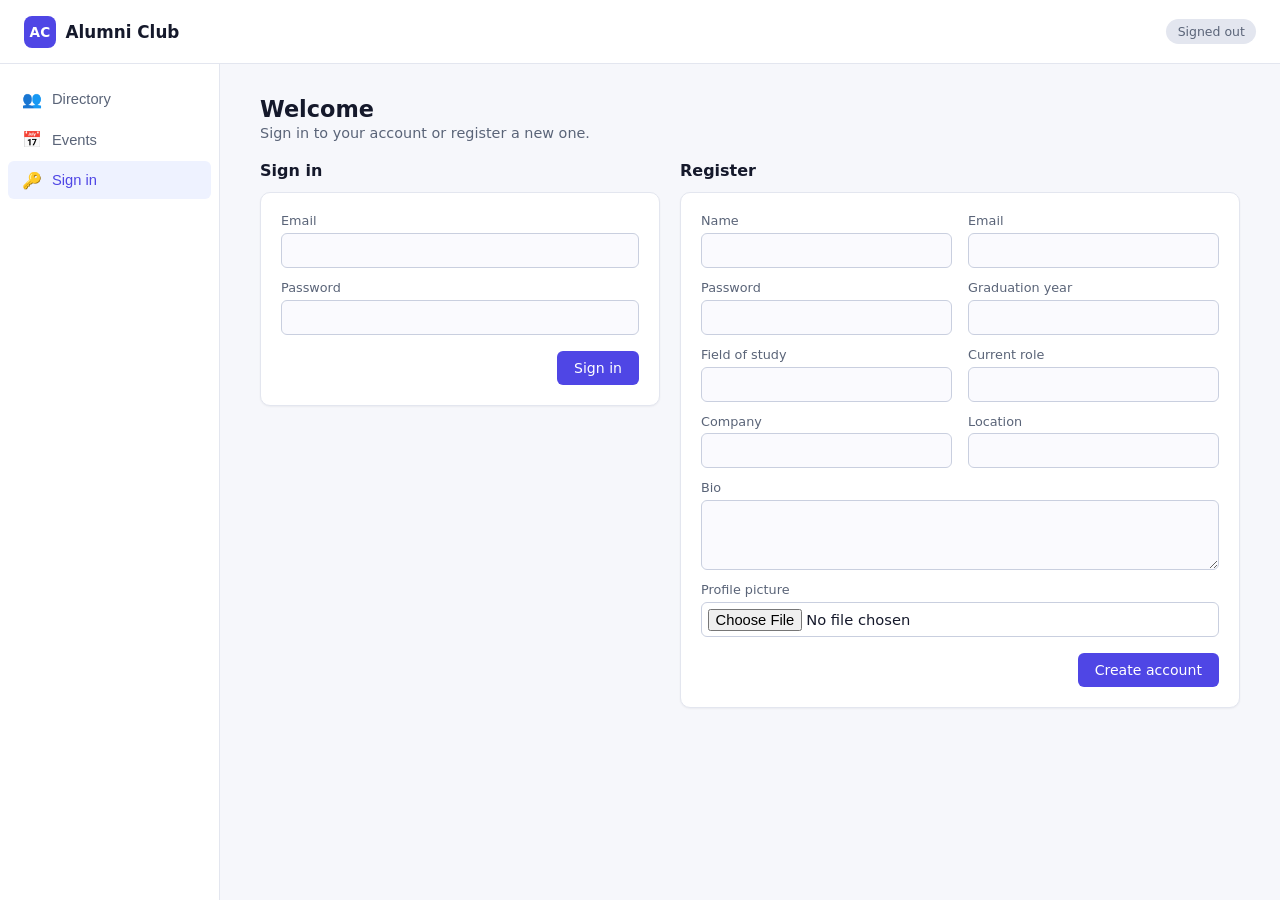
<file: www/index.html>
<!DOCTYPE html>
<html lang="en">
<head>
  <meta charset="UTF-8">
  <meta name="viewport" content="width=device-width, initial-scale=1.0">
  <title>Alumni Club</title>
  <link rel="stylesheet" href="ui/style/styles.css">
</head>
<body>
  <div id="toast-host" class="toast-host" aria-live="polite" aria-atomic="true"></div>

  <div class="app" data-route="auth">
    <header class="app-header">
      <div class="brand">
        <span class="brand-mark">AC</span>
        <span class="brand-name">Alumni Club</span>
      </div>
      <div class="session">
        <span id="session-pill" class="session-pill session-pill--out">Signed out</span>
        <button id="logout-btn" type="button" class="btn btn-ghost is-hidden">Sign out</button>
      </div>
    </header>

    <nav class="app-nav" aria-label="Sections">
      <button type="button" class="nav-item" data-route="directory">
        <span class="nav-ico">👥</span> Directory
      </button>
      <button type="button" class="nav-item" data-route="events">
        <span class="nav-ico">📅</span> Events
      </button>
      <button type="button" class="nav-item" data-route="profile" data-requires-auth>
        <span class="nav-ico">👤</span> Profile
      </button>
      <button type="button" class="nav-item" data-route="auth" data-hidden-when-auth>
        <span class="nav-ico">🔑</span> Sign in
      </button>
    </nav>

    <main class="app-main">

      <section class="view" data-view="directory">
        <header class="view-head">
          <h2>Directory</h2>
          <p class="view-sub">Browse alumni members.</p>
        </header>
        <form id="search-users-form" class="search-bar" role="search">
          <input name="query" placeholder="Search by email…" autocomplete="off">
          <button type="submit" class="btn btn-primary">Search</button>
        </form>
        <div id="users-out" class="card-grid"></div>
      </section>

      <section class="view is-hidden" data-view="events">
        <header class="view-head">
          <h2>Events</h2>
          <p class="view-sub">Upcoming reunions, meetups, and milestones.</p>
        </header>

        <details class="composer is-hidden" data-requires-auth>
          <summary>Create new event</summary>
          <form id="create-event-form" class="form-grid">
            <label>Date <input name="date" type="date" required></label>
            <label>Name <input name="name" placeholder="Annual reunion" required></label>
            <label class="span-2">Details <textarea name="details" rows="3" placeholder="Optional"></textarea></label>
            <div class="span-2 form-actions">
              <button type="submit" class="btn btn-primary">Publish</button>
            </div>
          </form>
        </details>

        <form id="search-events-form" class="search-bar" role="search">
          <input name="query" placeholder="Search by name…" autocomplete="off">
          <button type="submit" class="btn btn-primary">Search</button>
        </form>
        <div id="events-out" class="card-grid"></div>
      </section>

      <section class="view is-hidden" data-view="profile">
        <header class="view-head">
          <h2>Profile</h2>
          <p class="view-sub">Edit your own details. Leave a field blank to keep its current value.</p>
        </header>

        <div id="profile-summary" class="profile-summary"></div>

        <form id="edit-form" class="form-grid">
          <label>Name <input name="name" placeholder="Jane Doe"></label>
          <label>Email <input name="email" type="email" placeholder="jane@example.com"></label>
          <label>Password <input name="password" type="password" placeholder="•••••••• (unchanged)"></label>
          <label>Graduation year <input name="graduation_year" type="number" min="1900" max="2100"></label>
          <label>Field of study <input name="field_of_study"></label>
          <label>Current role <input name="current_role"></label>
          <label>Company <input name="company"></label>
          <label>Location <input name="location"></label>
          <label class="span-2">Bio <textarea name="bio" rows="3"></textarea></label>
          <label class="span-2">Profile picture <input name="profile_picture" type="file" accept="image/*"></label>
          <div class="span-2 form-actions">
            <button type="submit" class="btn btn-primary">Save changes</button>
            <button type="button" id="delete-self-btn" class="btn btn-danger">Delete my account</button>
          </div>
        </form>
      </section>

      <section class="view is-hidden" data-view="auth">
        <header class="view-head">
          <h2>Welcome</h2>
          <p class="view-sub">Sign in to your account or register a new one.</p>
        </header>
        <div class="auth-grid">

          <div class="auth-card">
            <h3>Sign in</h3>
            <form id="login-form" class="form-grid">
              <label class="span-2">Email <input name="email" type="email" required></label>
              <label class="span-2">Password <input name="password" type="password" required></label>
              <div class="span-2 form-actions">
                <button type="submit" class="btn btn-primary">Sign in</button>
              </div>
            </form>
          </div>

          <div class="auth-card">
            <h3>Register</h3>
            <form id="register-form" class="form-grid">
              <label>Name <input name="name" required></label>
              <label>Email <input name="email" type="email" required></label>
              <label>Password <input name="password" type="password" required></label>
              <label>Graduation year <input name="graduation_year" type="number" min="1900" max="2100"></label>
              <label>Field of study <input name="field_of_study"></label>
              <label>Current role <input name="current_role"></label>
              <label>Company <input name="company"></label>
              <label>Location <input name="location"></label>
              <label class="span-2">Bio <textarea name="bio" rows="2"></textarea></label>
              <label class="span-2">Profile picture <input name="profile_picture" type="file" accept="image/*"></label>
              <div class="span-2 form-actions">
                <button type="submit" class="btn btn-primary">Create account</button>
              </div>
            </form>
          </div>

        </div>
      </section>

    </main>
  </div>

  <dialog id="user-modal" class="modal">
    <div id="user-modal-body"></div>
    <form method="dialog" class="modal-actions"><button class="btn btn-ghost">Close</button></form>
  </dialog>

  <script type="module" src="ui/glue/app.js"></script>
</body>
</html>
</file>
<file: www/ui/style/styles.css>
:root {
  --bg: #f6f7fb;
  --surface: #ffffff;
  --surface-2: #fafafe;
  --border: #e3e6ef;
  --border-strong: #c9cfdf;

  --text: #15192b;
  --text-muted: #5a6478;
  --text-faint: #8a93a8;

  --accent: #4f46e5;
  --accent-strong: #4338ca;
  --accent-soft: #eef2ff;

  --danger: #dc2626;
  --danger-soft: #fee2e2;

  --success: #059669;
  --success-soft: #d1fae5;

  --radius: 10px;
  --radius-sm: 6px;
  --shadow-sm: 0 1px 2px rgba(15, 23, 42, 0.05);
  --shadow-md: 0 4px 12px rgba(15, 23, 42, 0.08);
}

*, *::before, *::after { box-sizing: border-box; margin: 0; padding: 0; }

.is-hidden { display: none !important; }

html, body { height: 100%; }

body {
  font-family: -apple-system, BlinkMacSystemFont, "Segoe UI", Roboto, system-ui, sans-serif;
  font-size: 14px;
  color: var(--text);
  background: var(--bg);
  -webkit-font-smoothing: antialiased;
}

.app {
  display: grid;
  grid-template-columns: 220px 1fr;
  grid-template-rows: 64px 1fr;
  grid-template-areas:
    "header header"
    "nav    main";
  min-height: 100vh;
}

.app-header {
  grid-area: header;
  display: flex;
  align-items: center;
  justify-content: space-between;
  padding: 0 1.5rem;
  background: var(--surface);
  border-bottom: 1px solid var(--border);
}

.brand { display: flex; align-items: center; gap: 0.6rem; }
.brand-mark {
  width: 32px; height: 32px;
  background: var(--accent);
  color: #fff;
  border-radius: 8px;
  display: grid; place-items: center;
  font-weight: 700; font-size: 0.85rem;
  letter-spacing: 0.02em;
}
.brand-name { font-size: 1.05rem; font-weight: 600; }

.session { display: flex; align-items: center; gap: 0.75rem; }

.session-pill {
  font-size: 0.78rem;
  padding: 0.3rem 0.7rem;
  border-radius: 999px;
  font-weight: 500;
}
.session-pill--in { background: var(--success-soft); color: var(--success); }
.session-pill--out { background: var(--border); color: var(--text-muted); }

.app-nav {
  grid-area: nav;
  background: var(--surface);
  border-right: 1px solid var(--border);
  padding: 1rem 0.5rem;
  display: flex; flex-direction: column; gap: 0.15rem;
}

.nav-item {
  background: transparent;
  border: none;
  padding: 0.6rem 0.9rem;
  text-align: left;
  border-radius: var(--radius-sm);
  color: var(--text-muted);
  font-size: 0.92rem;
  font-weight: 500;
  cursor: pointer;
  display: flex; align-items: center; gap: 0.6rem;
  transition: background 0.15s, color 0.15s;
}
.nav-item:hover { background: var(--accent-soft); color: var(--accent); }
.nav-item.is-active { background: var(--accent-soft); color: var(--accent); }
.nav-ico { font-size: 1rem; }

.app-main {
  grid-area: main;
  padding: 2rem 2.25rem;
  overflow-y: auto;
}

.view {
  max-width: 980px;
  margin: 0 auto;
  display: flex;
  flex-direction: column;
  gap: 1.25rem;
}

.view-head h2 {
  font-size: 1.4rem;
  font-weight: 600;
  margin-bottom: 0.2rem;
}
.view-sub { color: var(--text-muted); font-size: 0.9rem; }

.search-bar {
  display: flex;
  gap: 0.5rem;
  background: var(--surface);
  padding: 0.6rem;
  border: 1px solid var(--border);
  border-radius: var(--radius);
  box-shadow: var(--shadow-sm);
}
.search-bar input {
  flex: 1;
  border: none;
  padding: 0.45rem 0.6rem;
  font-size: 0.95rem;
  background: transparent;
  outline: none;
  color: var(--text);
}

.composer {
  background: var(--surface);
  border: 1px solid var(--border);
  border-radius: var(--radius);
  box-shadow: var(--shadow-sm);
}
.composer summary {
  padding: 0.85rem 1rem;
  cursor: pointer;
  font-weight: 500;
  color: var(--accent);
  list-style: none;
}
.composer summary::before { content: '＋ '; font-weight: 700; }
.composer[open] summary::before { content: '× '; }
.composer .form-grid { padding: 1rem; border-top: 1px solid var(--border); }

.form-grid {
  display: grid;
  grid-template-columns: 1fr 1fr;
  gap: 0.75rem 1rem;
  background: var(--surface);
  padding: 1.25rem;
  border: 1px solid var(--border);
  border-radius: var(--radius);
  box-shadow: var(--shadow-sm);
}
.form-grid .span-2 { grid-column: 1 / -1; }

label {
  display: flex;
  flex-direction: column;
  gap: 0.3rem;
  font-size: 0.8rem;
  font-weight: 500;
  color: var(--text-muted);
}

input, textarea {
  width: 100%;
  padding: 0.5rem 0.7rem;
  border: 1px solid var(--border-strong);
  border-radius: var(--radius-sm);
  font-size: 0.92rem;
  color: var(--text);
  background: var(--surface-2);
  font-family: inherit;
  outline: none;
  transition: border-color 0.15s, box-shadow 0.15s;
}
input:focus, textarea:focus {
  border-color: var(--accent);
  background: var(--surface);
  box-shadow: 0 0 0 3px var(--accent-soft);
}
textarea { resize: vertical; min-height: 70px; }
input[type="file"] { padding: 0.35rem; background: var(--surface); }

.form-actions {
  display: flex;
  gap: 0.5rem;
  justify-content: flex-end;
  margin-top: 0.25rem;
}

.btn {
  padding: 0.5rem 1rem;
  border: 1px solid transparent;
  border-radius: var(--radius-sm);
  font-size: 0.88rem;
  font-weight: 500;
  cursor: pointer;
  font-family: inherit;
  transition: background 0.15s, border-color 0.15s, color 0.15s;
}
.btn-primary { background: var(--accent); color: #fff; }
.btn-primary:hover { background: var(--accent-strong); }
.btn-ghost { background: transparent; color: var(--text-muted); border-color: var(--border-strong); }
.btn-ghost:hover { background: var(--bg); color: var(--text); }
.btn-danger { background: var(--surface); color: var(--danger); border-color: var(--danger); }
.btn-danger:hover { background: var(--danger-soft); }

.card-grid {
  display: grid;
  grid-template-columns: repeat(auto-fill, minmax(260px, 1fr));
  gap: 0.9rem;
}

.card {
  background: var(--surface);
  border: 1px solid var(--border);
  border-radius: var(--radius);
  padding: 1rem;
  box-shadow: var(--shadow-sm);
  display: flex;
  flex-direction: column;
  gap: 0.5rem;
  transition: box-shadow 0.15s, transform 0.15s;
  cursor: pointer;
}
.card:hover { box-shadow: var(--shadow-md); transform: translateY(-1px); }

.card-head { display: flex; align-items: center; gap: 0.7rem; }
.card-avatar {
  width: 40px; height: 40px;
  border-radius: 50%;
  background: var(--accent-soft);
  color: var(--accent);
  display: grid; place-items: center;
  font-weight: 600; font-size: 0.95rem;
  overflow: hidden;
  flex-shrink: 0;
}
.card-avatar img { width: 100%; height: 100%; object-fit: cover; }

.card-title { font-weight: 600; font-size: 0.98rem; }
.card-subtitle { color: var(--text-muted); font-size: 0.82rem; }

.card-meta {
  font-size: 0.82rem;
  color: var(--text-muted);
  display: flex;
  flex-direction: column;
  gap: 0.2rem;
}
.card-meta strong { color: var(--text); font-weight: 500; }

.card-actions {
  display: flex;
  justify-content: flex-end;
  gap: 0.4rem;
  margin-top: 0.4rem;
}
.card-actions .btn {
  padding: 0.3rem 0.65rem;
  font-size: 0.78rem;
}

.empty-state {
  grid-column: 1 / -1;
  padding: 2.5rem 1rem;
  text-align: center;
  color: var(--text-faint);
  border: 1px dashed var(--border-strong);
  border-radius: var(--radius);
  background: var(--surface-2);
}

.profile-summary {
  background: var(--surface);
  border: 1px solid var(--border);
  border-radius: var(--radius);
  padding: 1rem 1.25rem;
  display: flex;
  align-items: center;
  gap: 1rem;
  box-shadow: var(--shadow-sm);
}
.profile-summary .card-avatar { width: 56px; height: 56px; font-size: 1.2rem; }
.profile-summary .name { font-weight: 600; font-size: 1.05rem; }
.profile-summary .meta { color: var(--text-muted); font-size: 0.85rem; }
.profile-summary:empty { display: none; }

.auth-grid {
  display: grid;
  grid-template-columns: minmax(0, 1fr) minmax(0, 1.4fr);
  gap: 1.25rem;
}
.auth-card h3 { font-size: 1rem; font-weight: 600; margin-bottom: 0.75rem; }
@media (max-width: 880px) {
  .auth-grid { grid-template-columns: 1fr; }
}

.toast-host {
  position: fixed;
  top: 1rem; right: 1rem;
  z-index: 1000;
  display: flex;
  flex-direction: column;
  gap: 0.5rem;
  pointer-events: none;
}
.toast {
  pointer-events: auto;
  background: var(--surface);
  border: 1px solid var(--border-strong);
  border-radius: var(--radius-sm);
  padding: 0.65rem 0.9rem;
  font-size: 0.88rem;
  box-shadow: var(--shadow-md);
  min-width: 240px;
  max-width: 380px;
  border-left: 3px solid var(--accent);
  animation: toast-in 0.18s ease-out;
}
.toast--ok { border-left-color: var(--success); }
.toast--err { border-left-color: var(--danger); }
.toast strong { display: block; font-weight: 600; margin-bottom: 0.15rem; }
.toast span { color: var(--text-muted); font-size: 0.82rem; }

@keyframes toast-in {
  from { opacity: 0; transform: translateY(-6px); }
  to { opacity: 1; transform: translateY(0); }
}

.modal {
  border: none;
  border-radius: var(--radius);
  padding: 0;
  max-width: 480px;
  width: 90%;
  box-shadow: var(--shadow-md);
  background: var(--surface);
  color: var(--text);
}
.modal::backdrop { background: rgba(15, 23, 42, 0.4); }
.modal #user-modal-body { padding: 1.5rem; }
.modal-actions {
  padding: 0.75rem 1.5rem;
  border-top: 1px solid var(--border);
  display: flex;
  justify-content: flex-end;
}

@media (max-width: 720px) {
  .app {
    grid-template-columns: 1fr;
    grid-template-rows: 60px auto 1fr;
    grid-template-areas: "header" "nav" "main";
  }
  .app-nav {
    flex-direction: row;
    overflow-x: auto;
    border-right: none;
    border-bottom: 1px solid var(--border);
    padding: 0.5rem;
  }
  .nav-item { white-space: nowrap; }
  .app-main { padding: 1.25rem 1rem; }
  .form-grid { grid-template-columns: 1fr; }
}
</file>
